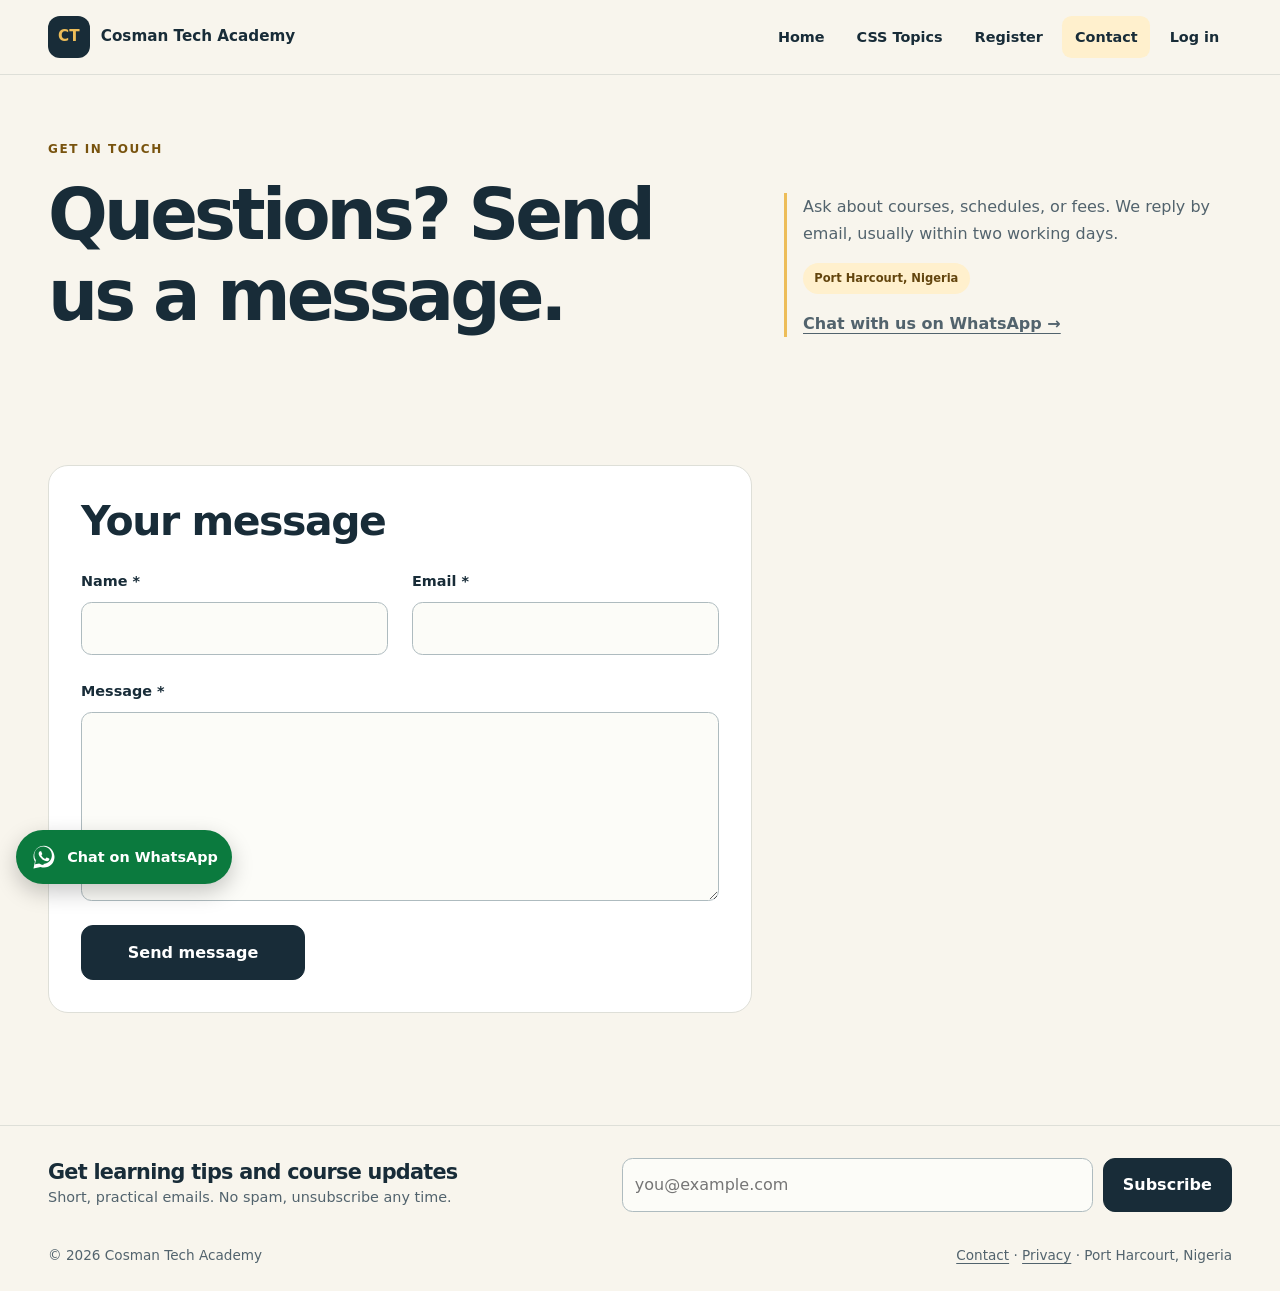
<file: contact.html>
<!DOCTYPE html>
<html lang="en">
<head>
  <meta charset="UTF-8">
  <meta name="viewport" content="width=device-width, initial-scale=1.0">
  <meta name="description" content="Send a message to Cosman Tech Academy in Port Harcourt.">
  <title>Contact | Cosman Tech Academy</title>
  <link rel="stylesheet" href="style.css">
</head>

<body>
  <a class="skip-link" href="#main">Skip to content</a>

  <header class="site-header">
    <nav class="container navbar" aria-label="Main navigation">
      <a class="brand" href="index.html">
        <span class="brand-mark">CT</span>
        <span>Cosman Tech Academy</span>
      </a>
      <ul class="nav-links">
        <li><a href="index.html">Home</a></li>
        <li><a href="topic.html">CSS Topics</a></li>
        <li><a href="register.html">Register</a></li>
        <li><a href="contact.html" aria-current="page">Contact</a></li>
        <li><a href="login.html" data-auth-link>Log in</a></li>
      </ul>
    </nav>
  </header>

  <main id="main" class="container">
    <section class="page-intro section">
      <div>
        <p class="eyebrow">Get in touch</p>
        <h1>Questions? Send us a message.</h1>
      </div>
      <div class="intro-note">
        <p>
          Ask about courses, schedules, or fees. We reply by email,
          usually within two working days.
        </p>
        <span class="badge">Port Harcourt, Nigeria</span>
        <p>
          <a class="text-link" data-whatsapp-link hidden>Chat with us on WhatsApp →</a>
        </p>
      </div>
    </section>

    <section class="section narrow-left" aria-labelledby="contact-title">
      <form id="contact-form" class="form-panel" novalidate>
        <h2 id="contact-title">Your message</h2>
        <div class="form-grid">
          <div class="field">
            <label for="contact-name">Name *</label>
            <input id="contact-name" name="name" type="text" autocomplete="name"
                   maxlength="120" required>
          </div>
          <div class="field">
            <label for="contact-email">Email *</label>
            <input id="contact-email" name="email" type="email" autocomplete="email"
                   maxlength="254" required>
          </div>
          <div class="field field-full">
            <label for="contact-message">Message *</label>
            <textarea id="contact-message" name="message" rows="6"
                      maxlength="4000" required></textarea>
          </div>
          <input class="honeypot" type="text" name="_gotcha" tabindex="-1"
                 autocomplete="off" aria-hidden="true">
        </div>
        <button class="button form-submit" id="contact-submit" type="submit">Send message</button>
        <p class="form-status" id="form-status" role="status" aria-live="polite" hidden></p>
      </form>
    </section>
  </main>

  <footer class="site-footer">
    <div class="container footer-newsletter">
      <div>
        <h2 class="footer-title">Get learning tips and course updates</h2>
        <p>Short, practical emails. No spam, unsubscribe any time.</p>
      </div>
      <form id="newsletter-form" novalidate>
        <label class="sr-only" for="newsletter-email">Email address</label>
        <div class="inline-form">
          <input id="newsletter-email" name="email" type="email"
                 autocomplete="email" placeholder="you@example.com" required>
          <input class="honeypot" type="text" name="_gotcha" tabindex="-1"
                 autocomplete="off" aria-hidden="true">
          <button class="button" type="submit">Subscribe</button>
        </div>
        <p class="form-status" role="status" aria-live="polite" hidden></p>
      </form>
    </div>
    <div class="container footer-inner">
      <p>© 2026 Cosman Tech Academy</p>
      <p>
        <a href="contact.html">Contact</a> ·
        <a href="privacy.html">Privacy</a> ·
        Port Harcourt, Nigeria
      </p>
    </div>
  </footer>

  <script src="js/config.js"></script>
  <script type="module" src="js/site.js"></script>
  <script type="module" src="js/contact.js"></script>
</body>
</html>
</file>
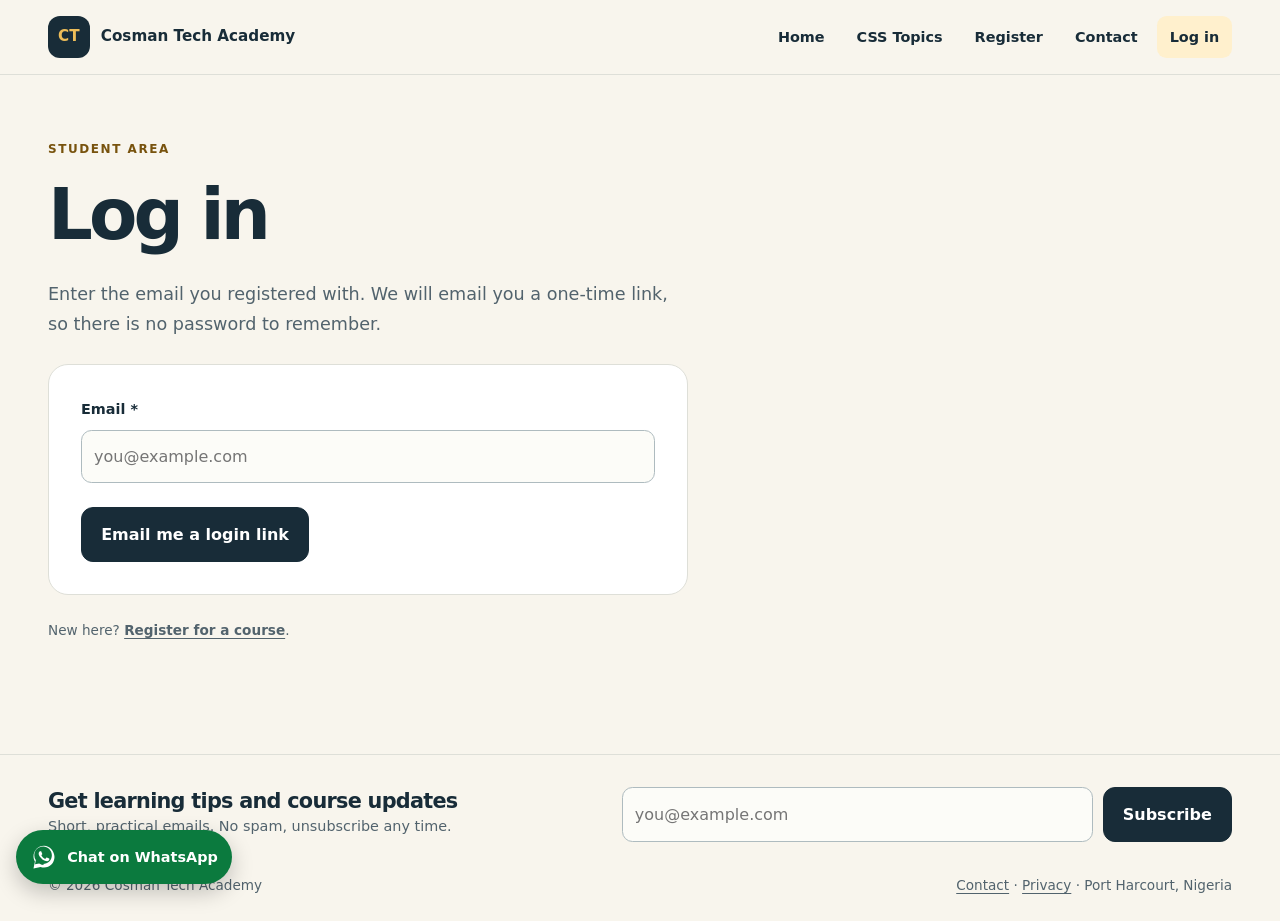
<file: dashboard.html>
<!DOCTYPE html>
<html lang="en">
<head>
  <meta charset="UTF-8">
  <meta name="viewport" content="width=device-width, initial-scale=1.0">
  <meta name="description" content="Your Cosman Tech Academy registrations.">
  <meta name="robots" content="noindex">
  <title>My courses | Cosman Tech Academy</title>
  <link rel="stylesheet" href="style.css">
</head>

<body>
  <a class="skip-link" href="#main">Skip to content</a>

  <header class="site-header">
    <nav class="container navbar" aria-label="Main navigation">
      <a class="brand" href="index.html">
        <span class="brand-mark">CT</span>
        <span>Cosman Tech Academy</span>
      </a>
      <ul class="nav-links">
        <li><a href="index.html">Home</a></li>
        <li><a href="topic.html">CSS Topics</a></li>
        <li><a href="register.html">Register</a></li>
        <li><a href="contact.html">Contact</a></li>
        <li><a href="login.html" data-auth-link aria-current="page">Log in</a></li>
      </ul>
    </nav>
  </header>

  <main id="main" class="container">
    <section class="section narrow">
      <p class="eyebrow">Student area</p>
      <h1>My courses</h1>

      <div id="dashboard" hidden>
        <p class="lead">Signed in as <strong id="who"></strong></p>
        <ul class="dash-list" id="registration-list"></ul>
        <div class="button-row">
          <a class="button" href="register.html#registration">Register for another course</a>
          <button class="button button-outline" id="logout" type="button">Log out</button>
        </div>
      </div>
      <p class="form-status is-info" id="dashboard-message" role="status" aria-live="polite" hidden></p>
      <noscript><p>This page needs JavaScript to load your courses.</p></noscript>
    </section>
  </main>

  <footer class="site-footer">
    <div class="container footer-newsletter">
      <div>
        <h2 class="footer-title">Get learning tips and course updates</h2>
        <p>Short, practical emails. No spam, unsubscribe any time.</p>
      </div>
      <form id="newsletter-form" novalidate>
        <label class="sr-only" for="newsletter-email">Email address</label>
        <div class="inline-form">
          <input id="newsletter-email" name="email" type="email"
                 autocomplete="email" placeholder="you@example.com" required>
          <input class="honeypot" type="text" name="_gotcha" tabindex="-1"
                 autocomplete="off" aria-hidden="true">
          <button class="button" type="submit">Subscribe</button>
        </div>
        <p class="form-status" role="status" aria-live="polite" hidden></p>
      </form>
    </div>
    <div class="container footer-inner">
      <p>© 2026 Cosman Tech Academy</p>
      <p>
        <a href="contact.html">Contact</a> ·
        <a href="privacy.html">Privacy</a> ·
        Port Harcourt, Nigeria
      </p>
    </div>
  </footer>

  <script src="js/config.js"></script>
  <script type="module" src="js/site.js"></script>
  <script type="module" src="js/dashboard.js"></script>
</body>
</html>
</file>
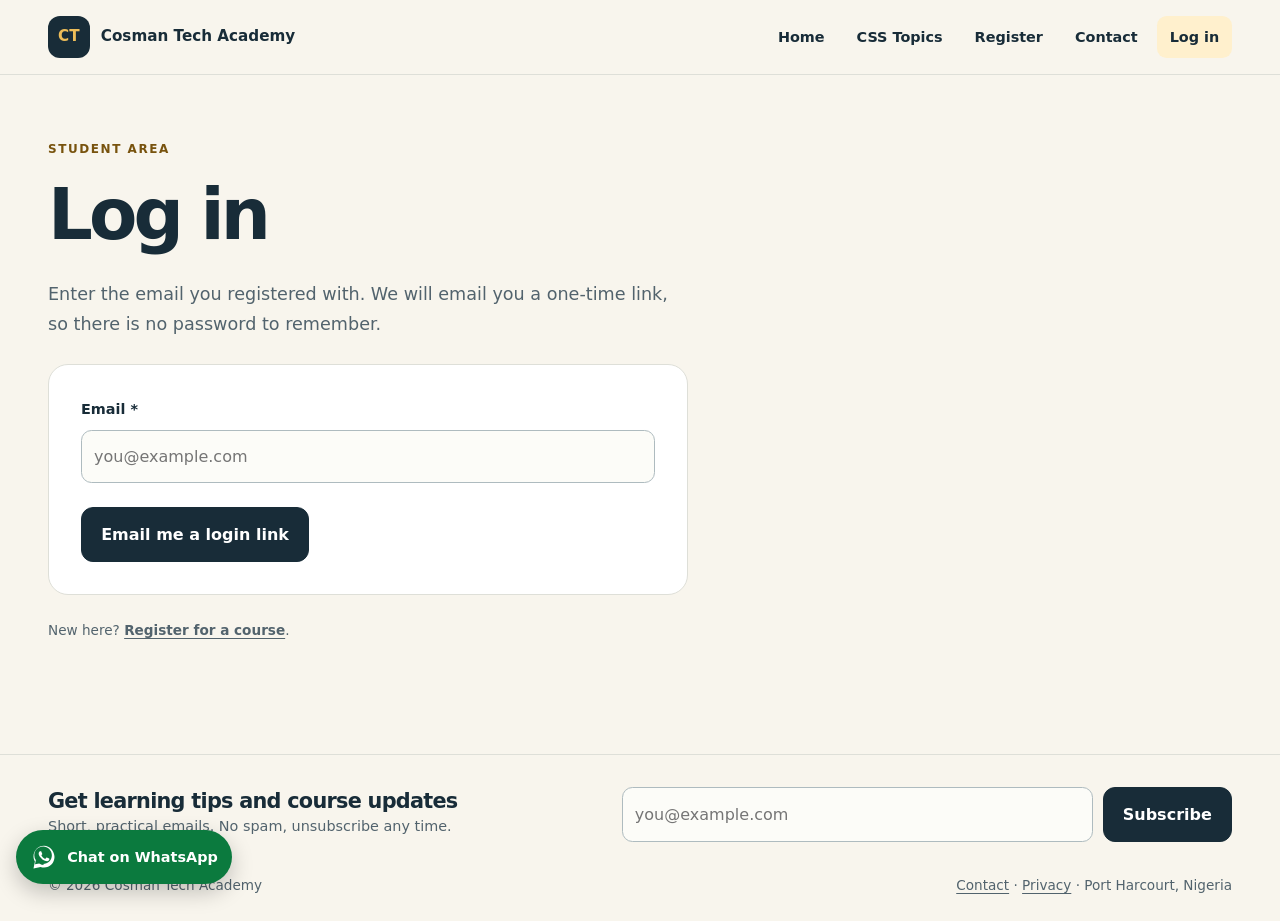
<file: login.html>
<!DOCTYPE html>
<html lang="en">
<head>
  <meta charset="UTF-8">
  <meta name="viewport" content="width=device-width, initial-scale=1.0">
  <meta name="description" content="Log in to see your Cosman Tech Academy registrations.">
  <meta name="robots" content="noindex">
  <title>Student login | Cosman Tech Academy</title>
  <link rel="stylesheet" href="style.css">
</head>

<body>
  <a class="skip-link" href="#main">Skip to content</a>

  <header class="site-header">
    <nav class="container navbar" aria-label="Main navigation">
      <a class="brand" href="index.html">
        <span class="brand-mark">CT</span>
        <span>Cosman Tech Academy</span>
      </a>
      <ul class="nav-links">
        <li><a href="index.html">Home</a></li>
        <li><a href="topic.html">CSS Topics</a></li>
        <li><a href="register.html">Register</a></li>
        <li><a href="contact.html">Contact</a></li>
        <li><a href="login.html" data-auth-link aria-current="page">Log in</a></li>
      </ul>
    </nav>
  </header>

  <main id="main" class="container">
    <section class="section narrow">
      <p class="eyebrow">Student area</p>
      <h1>Log in</h1>
      <p class="lead">
        Enter the email you registered with. We will email you a one-time link,
        so there is no password to remember.
      </p>

      <form id="login-form" class="form-panel auth-card" novalidate>
        <div class="field">
          <label for="login-email">Email *</label>
          <input id="login-email" name="email" type="email"
                 autocomplete="email" placeholder="you@example.com" required>
        </div>
        <input class="honeypot" type="text" name="_gotcha" tabindex="-1"
               autocomplete="off" aria-hidden="true">
        <div id="turnstile-box"></div>
        <button class="button form-submit" id="login-submit" type="submit">
          Email me a login link
        </button>
      </form>
      <p class="form-status" id="form-status" role="status" aria-live="polite" hidden></p>

      <p class="small-note" style="margin-top:1.5rem">
        New here? <a class="text-link-inline" href="register.html">Register for a course</a>.
      </p>
    </section>
  </main>

  <footer class="site-footer">
    <div class="container footer-newsletter">
      <div>
        <h2 class="footer-title">Get learning tips and course updates</h2>
        <p>Short, practical emails. No spam, unsubscribe any time.</p>
      </div>
      <form id="newsletter-form" novalidate>
        <label class="sr-only" for="newsletter-email">Email address</label>
        <div class="inline-form">
          <input id="newsletter-email" name="email" type="email"
                 autocomplete="email" placeholder="you@example.com" required>
          <input class="honeypot" type="text" name="_gotcha" tabindex="-1"
                 autocomplete="off" aria-hidden="true">
          <button class="button" type="submit">Subscribe</button>
        </div>
        <p class="form-status" role="status" aria-live="polite" hidden></p>
      </form>
    </div>
    <div class="container footer-inner">
      <p>© 2026 Cosman Tech Academy</p>
      <p>
        <a href="contact.html">Contact</a> ·
        <a href="privacy.html">Privacy</a> ·
        Port Harcourt, Nigeria
      </p>
    </div>
  </footer>

  <script src="js/config.js"></script>
  <script type="module" src="js/site.js"></script>
  <script type="module" src="js/login.js"></script>
</body>
</html>
</file>
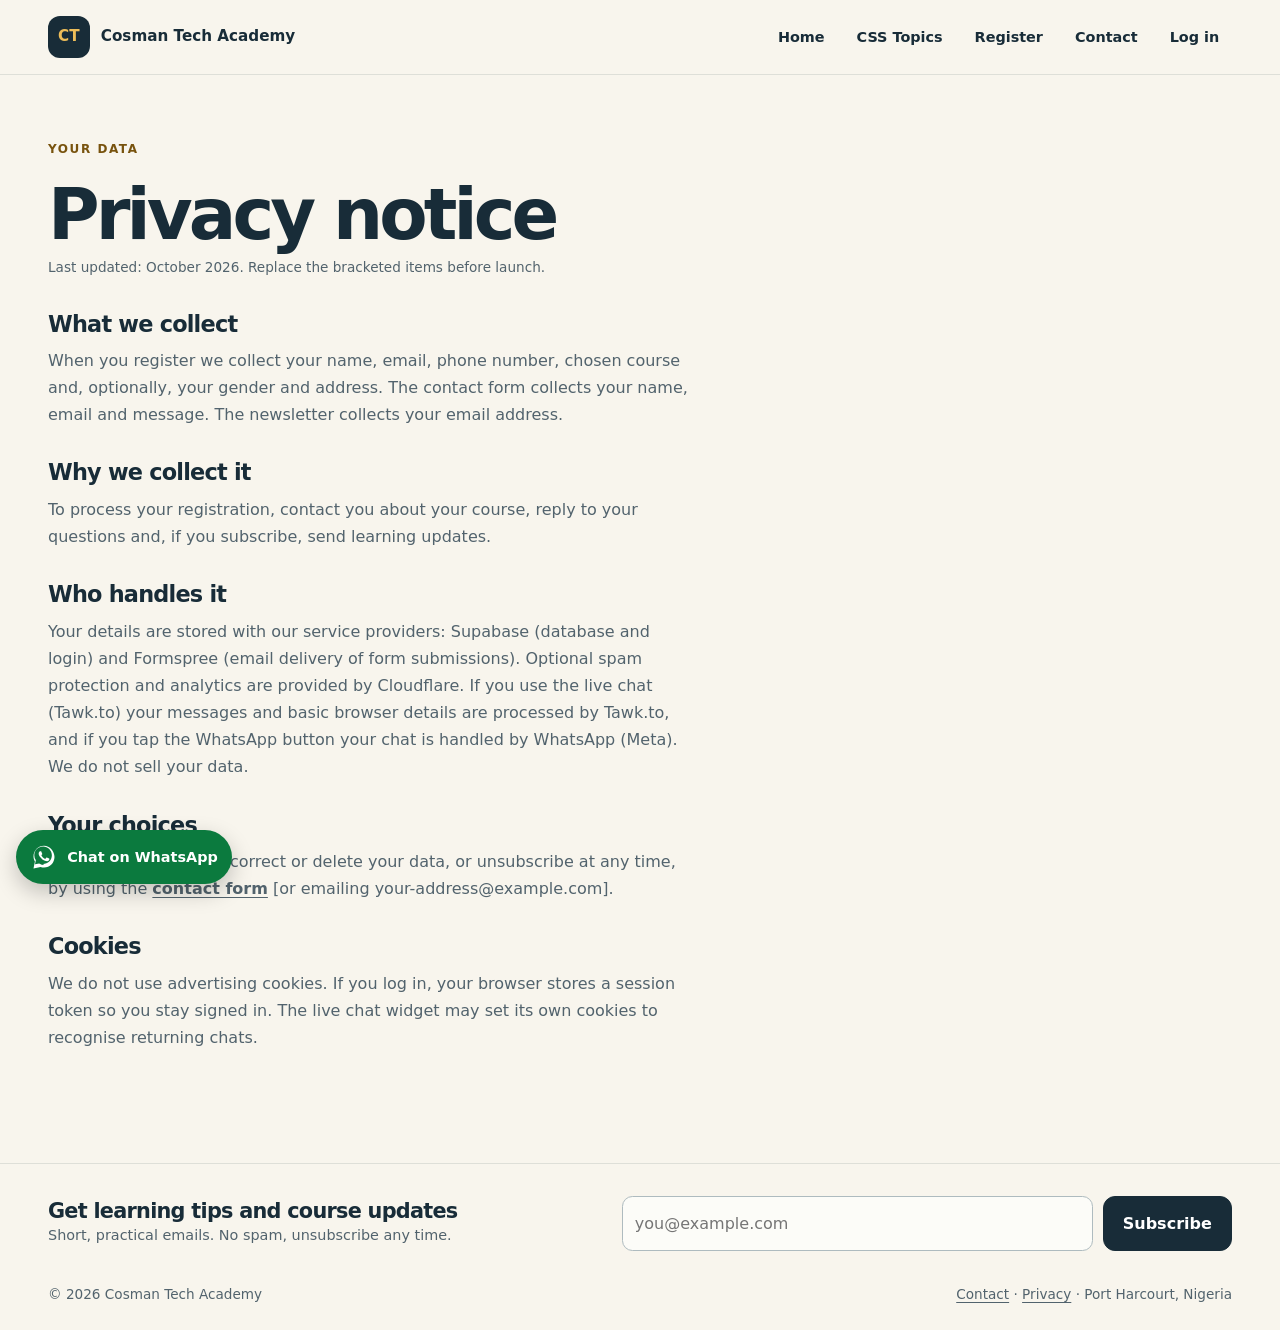
<file: privacy.html>
<!DOCTYPE html>
<html lang="en">
<head>
  <meta charset="UTF-8">
  <meta name="viewport" content="width=device-width, initial-scale=1.0">
  <meta name="description" content="How Cosman Tech Academy handles the details you submit.">
  <title>Privacy notice | Cosman Tech Academy</title>
  <link rel="stylesheet" href="style.css">
</head>

<body>
  <a class="skip-link" href="#main">Skip to content</a>

  <header class="site-header">
    <nav class="container navbar" aria-label="Main navigation">
      <a class="brand" href="index.html">
        <span class="brand-mark">CT</span>
        <span>Cosman Tech Academy</span>
      </a>
      <ul class="nav-links">
        <li><a href="index.html">Home</a></li>
        <li><a href="topic.html">CSS Topics</a></li>
        <li><a href="register.html">Register</a></li>
        <li><a href="contact.html">Contact</a></li>
        <li><a href="login.html" data-auth-link>Log in</a></li>
      </ul>
    </nav>
  </header>

  <main id="main" class="container">
    <section class="section narrow prose">
      <p class="eyebrow">Your data</p>
      <h1>Privacy notice</h1>
      <p class="small-note">Last updated: October 2026. Replace the bracketed items before launch.</p>

      <h2>What we collect</h2>
      <p>
        When you register we collect your name, email, phone number, chosen course
        and, optionally, your gender and address. The contact form collects your name,
        email and message. The newsletter collects your email address.
      </p>

      <h2>Why we collect it</h2>
      <p>
        To process your registration, contact you about your course, reply to your
        questions and, if you subscribe, send learning updates.
      </p>

      <h2>Who handles it</h2>
      <p>
        Your details are stored with our service providers: Supabase (database and
        login) and Formspree (email delivery of form submissions). Optional spam
        protection and analytics are provided by Cloudflare. If you use the live chat
        (Tawk.to) your messages and basic browser details are processed by Tawk.to, and
        if you tap the WhatsApp button your chat is handled by WhatsApp (Meta). We do not sell your data.
      </p>

      <h2>Your choices</h2>
      <p>
        You can ask us to see, correct or delete your data, or unsubscribe at any
        time, by using the <a class="text-link-inline" href="contact.html">contact form</a>
        [or emailing your-address@example.com].
      </p>

      <h2>Cookies</h2>
      <p>
        We do not use advertising cookies. If you log in, your browser stores a
        session token so you stay signed in. The live chat widget may set its own cookies to
        recognise returning chats.
      </p>
    </section>
  </main>

  <footer class="site-footer">
    <div class="container footer-newsletter">
      <div>
        <h2 class="footer-title">Get learning tips and course updates</h2>
        <p>Short, practical emails. No spam, unsubscribe any time.</p>
      </div>
      <form id="newsletter-form" novalidate>
        <label class="sr-only" for="newsletter-email">Email address</label>
        <div class="inline-form">
          <input id="newsletter-email" name="email" type="email"
                 autocomplete="email" placeholder="you@example.com" required>
          <input class="honeypot" type="text" name="_gotcha" tabindex="-1"
                 autocomplete="off" aria-hidden="true">
          <button class="button" type="submit">Subscribe</button>
        </div>
        <p class="form-status" role="status" aria-live="polite" hidden></p>
      </form>
    </div>
    <div class="container footer-inner">
      <p>© 2026 Cosman Tech Academy</p>
      <p>
        <a href="contact.html">Contact</a> ·
        <a href="privacy.html">Privacy</a> ·
        Port Harcourt, Nigeria
      </p>
    </div>
  </footer>

  <script src="js/config.js"></script>
  <script type="module" src="js/site.js"></script>
</body>
</html>
</file>
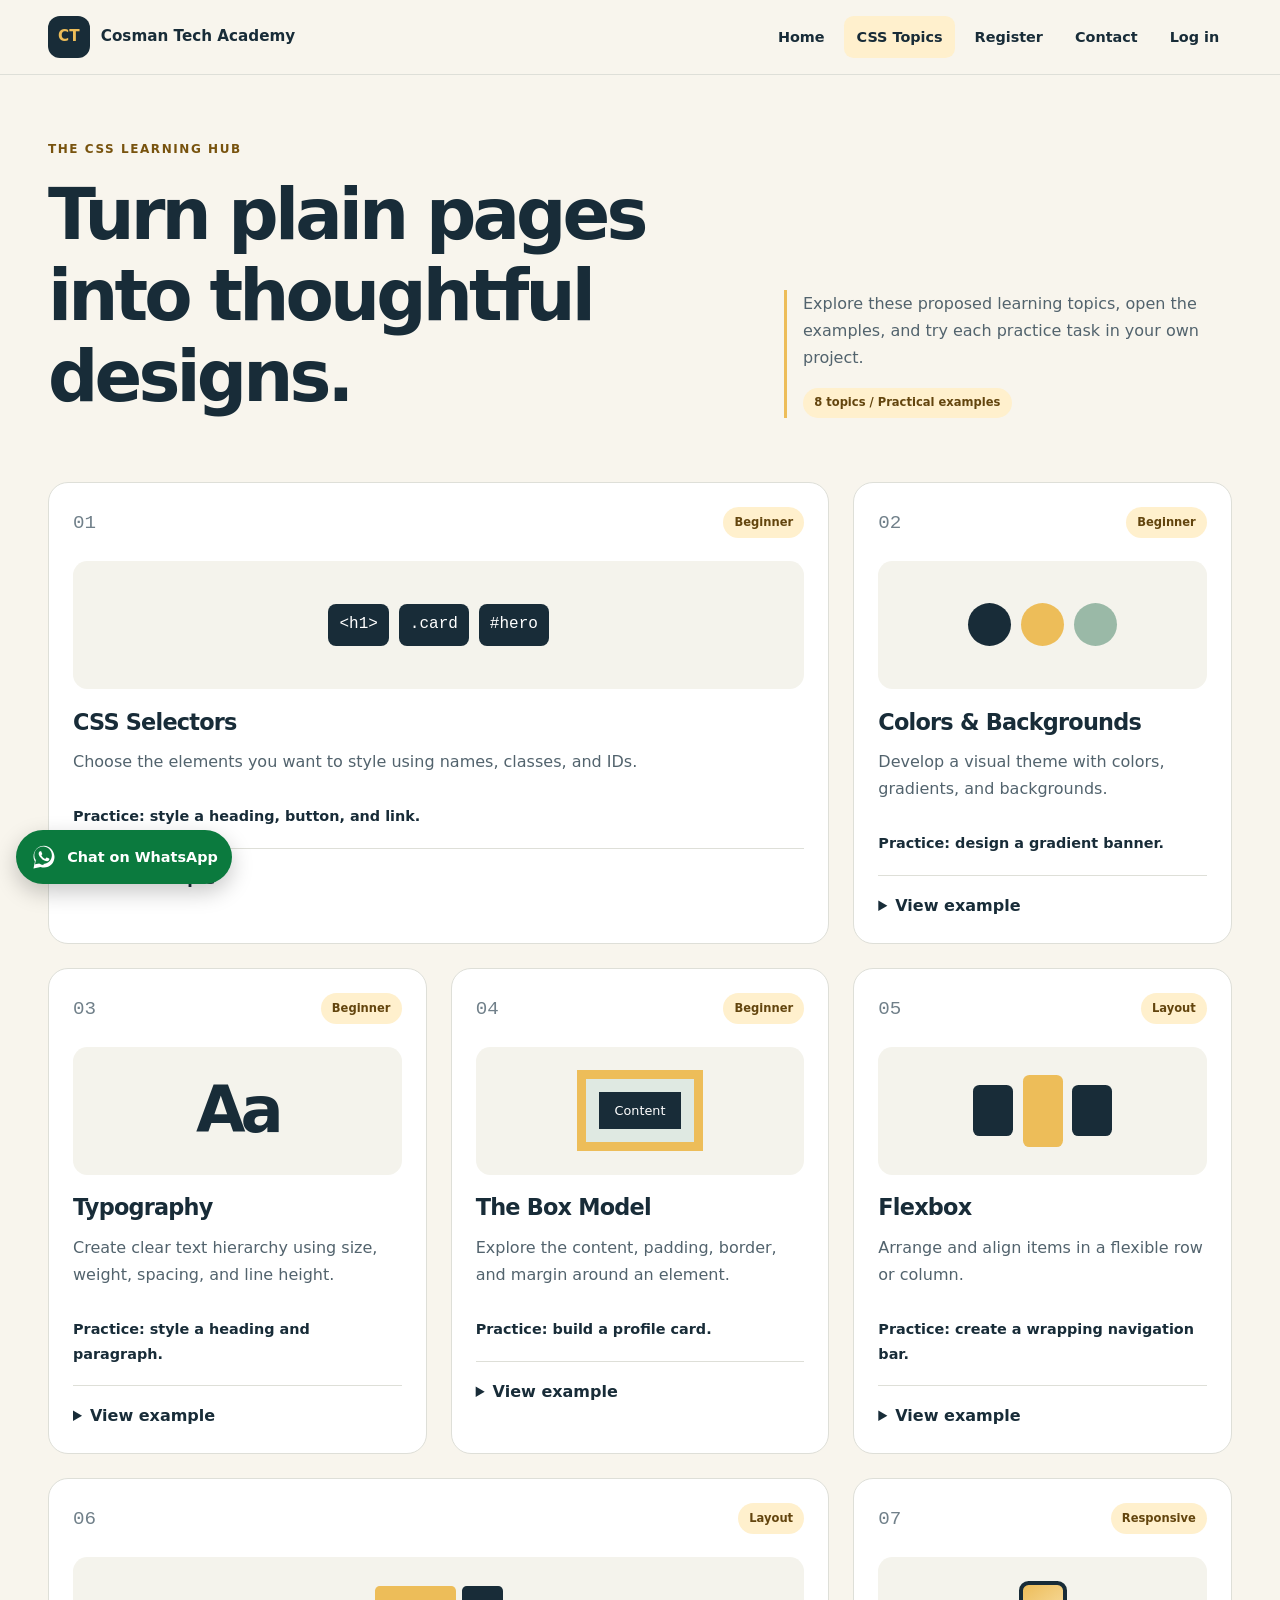
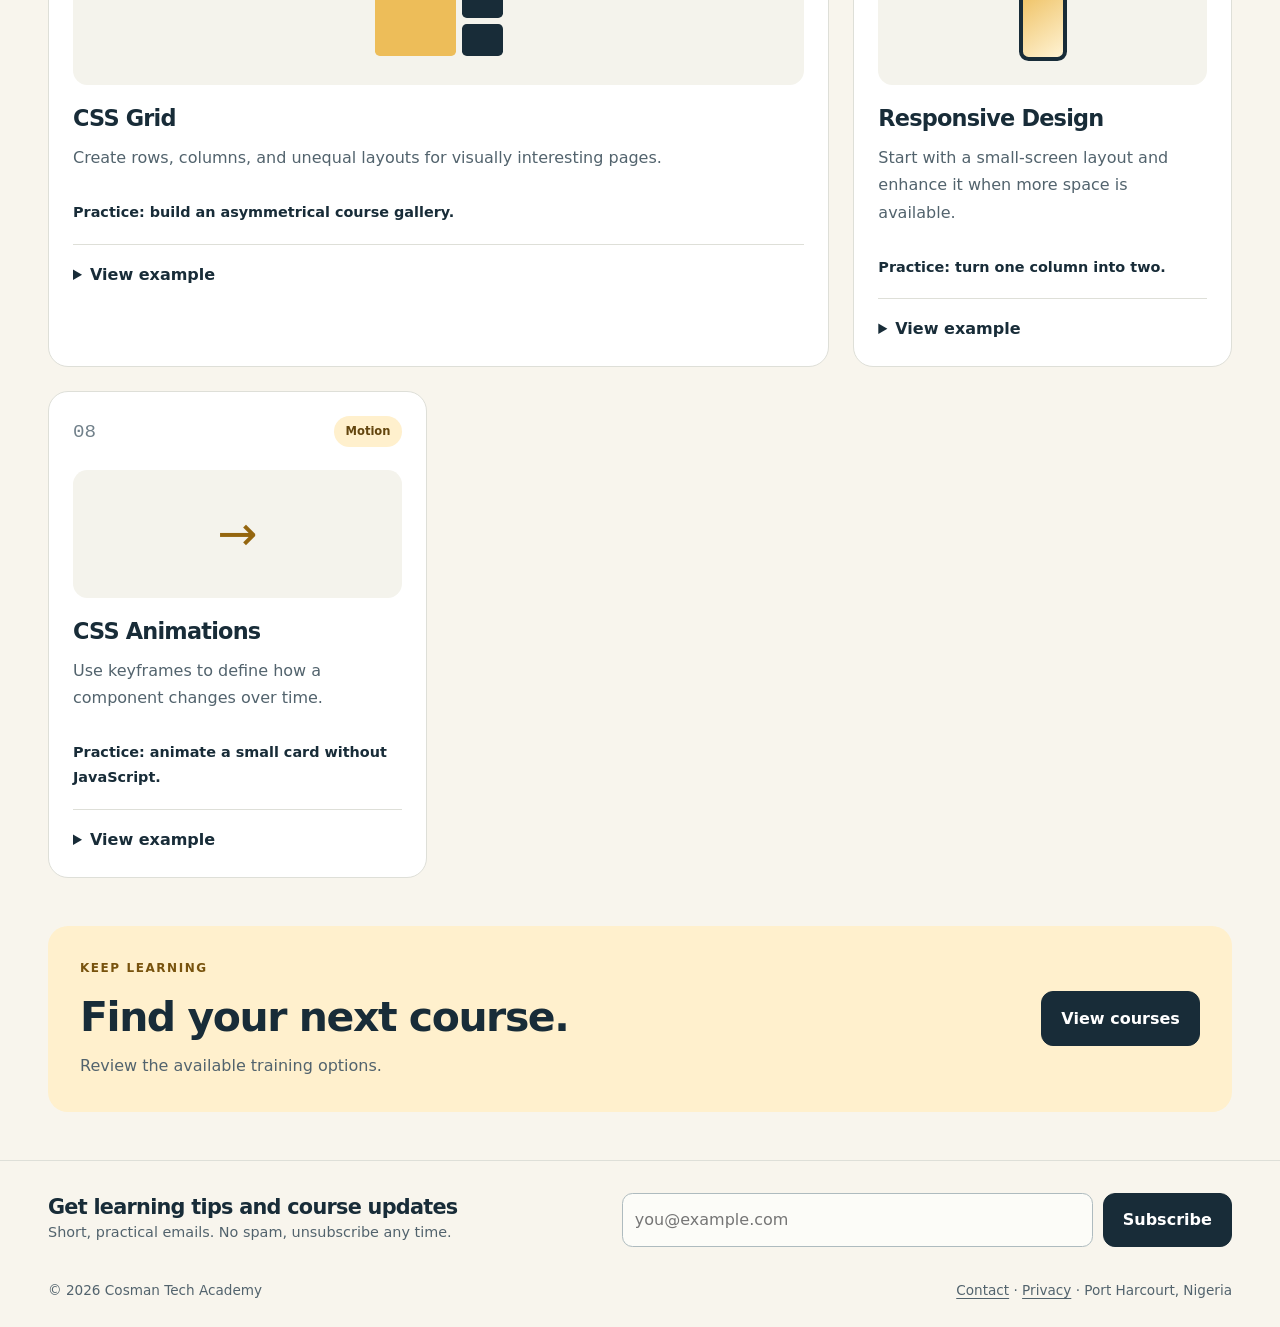
<file: topic.html>
<!DOCTYPE html>
<html lang="en">
<head>
  <meta charset="UTF-8">
  <meta name="viewport" content="width=device-width, initial-scale=1.0">
  <meta name="description"
        content="Explore CSS topics, examples, and practical learning tasks.">
  <title>CSS Topics | Cosman Tech Academy</title>
  <link rel="stylesheet" href="style.css">
</head>

<body>
  <a class="skip-link" href="#main">Skip to content</a>

  <header class="site-header">
    <nav class="container navbar" aria-label="Main navigation">
      <a class="brand" href="index.html">
        <span class="brand-mark">CT</span>
        <span>Cosman Tech Academy</span>
      </a>
      <ul class="nav-links">
        <li><a href="index.html">Home</a></li>
        <li><a href="topic.html" aria-current="page">CSS Topics</a></li>
        <li><a href="register.html">Register</a></li>
        <li><a href="contact.html">Contact</a></li>
        <li><a href="login.html" data-auth-link>Log in</a></li>
      </ul>
    </nav>
  </header>

  <main id="main" class="container">
    <section class="page-intro section">
      <div>
        <p class="eyebrow">The CSS learning hub</p>
        <h1>Turn plain pages into thoughtful designs.</h1>
      </div>
      <div class="intro-note">
        <p>
          Explore these proposed learning topics, open the examples,
          and try each practice task in your own project.
        </p>
        <span class="badge">8 topics / Practical examples</span>
      </div>
    </section>

    <section class="topics-grid" aria-label="CSS topic cards">
      <article class="topic-card topic-feature">
        <div class="card-top">
          <span class="topic-number">01</span>
          <span class="badge">Beginner</span>
        </div>
        <div class="topic-visual selector-visual" aria-hidden="true">
          <span>&lt;h1&gt;</span>
          <span>.card</span>
          <span>#hero</span>
        </div>
        <h2>CSS Selectors</h2>
        <p>Choose the elements you want to style using names, classes, and IDs.</p>
        <p class="practice">Practice: style a heading, button, and link.</p>
        <details>
          <summary>View example</summary>
          <pre><code>h1 {
  color: navy;
}

.card {
  padding: 1.5rem;
}

#hero {
  background: cream;
}</code></pre>
          <p class="small-note">
            Replace “cream” with a valid color such as #f8f5ed.
          </p>
        </details>
      </article>

      <article class="topic-card">
        <div class="card-top">
          <span class="topic-number">02</span>
          <span class="badge">Beginner</span>
        </div>
        <div class="topic-visual color-visual" aria-hidden="true">
          <span></span><span></span><span></span>
        </div>
        <h2>Colors &amp; Backgrounds</h2>
        <p>Develop a visual theme with colors, gradients, and backgrounds.</p>
        <p class="practice">Practice: design a gradient banner.</p>
        <details>
          <summary>View example</summary>
          <pre><code>.banner {
  color: #182c38;
  background: linear-gradient(
    135deg,
    #f0c76b,
    #fff3d4
  );
}</code></pre>
        </details>
      </article>

      <article class="topic-card">
        <div class="card-top">
          <span class="topic-number">03</span>
          <span class="badge">Beginner</span>
        </div>
        <div class="topic-visual type-visual" aria-hidden="true">Aa</div>
        <h2>Typography</h2>
        <p>Create clear text hierarchy using size, weight, spacing, and line height.</p>
        <p class="practice">Practice: style a heading and paragraph.</p>
        <details>
          <summary>View example</summary>
          <pre><code>h1 {
  font-size: clamp(2rem, 5vw, 4rem);
  line-height: 1.1;
}

p {
  line-height: 1.7;
}</code></pre>
        </details>
      </article>

      <article class="topic-card">
        <div class="card-top">
          <span class="topic-number">04</span>
          <span class="badge">Beginner</span>
        </div>
        <div class="topic-visual" aria-hidden="true">
          <div class="box-visual"><span>Content</span></div>
        </div>
        <h2>The Box Model</h2>
        <p>Explore the content, padding, border, and margin around an element.</p>
        <p class="practice">Practice: build a profile card.</p>
        <details>
          <summary>View example</summary>
          <pre><code>.profile {
  padding: 1.5rem;
  border: 2px solid #182c38;
  margin: 1rem;
  border-radius: 1rem;
}</code></pre>
        </details>
      </article>

      <article class="topic-card" id="flexbox">
        <div class="card-top">
          <span class="topic-number">05</span>
          <span class="badge">Layout</span>
        </div>
        <div class="topic-visual flex-visual" aria-hidden="true">
          <span></span><span></span><span></span>
        </div>
        <h2>Flexbox</h2>
        <p>Arrange and align items in a flexible row or column.</p>
        <p class="practice">Practice: create a wrapping navigation bar.</p>
        <details>
          <summary>View example</summary>
          <pre><code>.navigation {
  display: flex;
  flex-wrap: wrap;
  align-items: center;
  gap: 1rem;
}</code></pre>
        </details>
      </article>

      <article class="topic-card topic-feature" id="grid">
        <div class="card-top">
          <span class="topic-number">06</span>
          <span class="badge">Layout</span>
        </div>
        <div class="topic-visual" aria-hidden="true">
          <div class="grid-visual">
            <span></span><span></span><span></span>
          </div>
        </div>
        <h2>CSS Grid</h2>
        <p>Create rows, columns, and unequal layouts for visually interesting pages.</p>
        <p class="practice">Practice: build an asymmetrical course gallery.</p>
        <details>
          <summary>View example</summary>
          <pre><code>.layout {
  display: grid;
  grid-template-columns:
    minmax(0, 2fr)
    minmax(0, 1fr);
  gap: 1.5rem;
}</code></pre>
        </details>
      </article>

      <article class="topic-card">
        <div class="card-top">
          <span class="topic-number">07</span>
          <span class="badge">Responsive</span>
        </div>
        <div class="topic-visual" aria-hidden="true">
          <div class="device-visual"></div>
        </div>
        <h2>Responsive Design</h2>
        <p>Start with a small-screen layout and enhance it when more space is available.</p>
        <p class="practice">Practice: turn one column into two.</p>
        <details>
          <summary>View example</summary>
          <pre><code>.layout {
  display: grid;
  gap: 1rem;
}

@media (min-width: 40rem) {
  .layout {
    grid-template-columns:
      repeat(2, minmax(0, 1fr));
  }
}</code></pre>
        </details>
      </article>

      <article class="topic-card" id="animations">
        <div class="card-top">
          <span class="topic-number">08</span>
          <span class="badge">Motion</span>
        </div>
        <div class="topic-visual animation-visual" aria-hidden="true">
          <span>→</span>
        </div>
        <h2>CSS Animations</h2>
        <p>Use keyframes to define how a component changes over time.</p>
        <p class="practice">Practice: animate a small card without JavaScript.</p>
        <details>
          <summary>View example</summary>
          <pre><code>@keyframes slide {
  from { transform: translateX(0); }
  to { transform: translateX(2rem); }
}

.demo {
  animation: slide 2s ease-in-out
    infinite alternate;
}</code></pre>
        </details>
      </article>
    </section>

    <section class="cta-panel">
      <div>
        <p class="eyebrow">Keep learning</p>
        <h2>Find your next course.</h2>
        <p>Review the available training options.</p>
      </div>
      <a class="button" href="register.html">View courses</a>
    </section>
  </main>

  <footer class="site-footer">
    <div class="container footer-newsletter">
      <div>
        <h2 class="footer-title">Get learning tips and course updates</h2>
        <p>Short, practical emails. No spam, unsubscribe any time.</p>
      </div>
      <form id="newsletter-form" novalidate>
        <label class="sr-only" for="newsletter-email">Email address</label>
        <div class="inline-form">
          <input id="newsletter-email" name="email" type="email"
                 autocomplete="email" placeholder="you@example.com" required>
          <input class="honeypot" type="text" name="_gotcha" tabindex="-1"
                 autocomplete="off" aria-hidden="true">
          <button class="button" type="submit">Subscribe</button>
        </div>
        <p class="form-status" role="status" aria-live="polite" hidden></p>
      </form>
    </div>
    <div class="container footer-inner">
      <p>© 2026 Cosman Tech Academy</p>
      <p>
        <a href="contact.html">Contact</a> ·
        <a href="privacy.html">Privacy</a> ·
        Port Harcourt, Nigeria
      </p>
    </div>
  </footer>

  <script src="js/config.js"></script>
  <script type="module" src="js/site.js"></script>
</body>
</html>
</file>
<file: style.css>
/* ==================================================
   COSMAN TECH ACADEMY
   Mobile-first static website (HTML/CSS + small JS modules)
   ================================================== */

:root {
  --cream: #f8f5ed;
  --white: #ffffff;
  --navy: #182c38;
  --muted: #52636d;
  --gold: #edbd59;
  --gold-light: #fff0cd;
  --border: #dedfd8;
  --radius: 1.25rem;
  --shadow: 0 14px 35px rgb(24 44 56 / 8%);
  --page-width: 74rem;
  --gallery-gap: 1.25rem;
}

/* Reset and foundations */

*,
*::before,
*::after {
  box-sizing: border-box;
}

html {
  scroll-behavior: smooth;
  scroll-padding-top: 2rem;
}

body {
  margin: 0;
  background: var(--cream);
  color: var(--navy);
  font-family: system-ui, -apple-system, BlinkMacSystemFont,
    "Segoe UI", sans-serif;
  line-height: 1.7;
}

h1,
h2,
h3,
p,
figure,
pre {
  margin: 0;
}

h1,
h2,
h3 {
  line-height: 1.15;
  overflow-wrap: break-word;
}

h1 {
  font-size: clamp(2.2rem, 5.5vw, 4.6rem);
  letter-spacing: -0.055em;
}

h2 {
  font-size: clamp(1.65rem, 3.2vw, 2.8rem);
  letter-spacing: -0.035em;
}

h3 {
  font-size: 1.25rem;
}

p {
  color: var(--muted);
}

p + p {
  margin-top: 1rem;
}

a {
  color: inherit;
  text-decoration: none;
}

img {
  display: block;
  max-width: 100%;
}

button,
input,
select,
textarea {
  font: inherit;
}

button,
a,
input,
select,
textarea,
summary,
[tabindex] {
  -webkit-tap-highlight-color: transparent;
}

:focus-visible {
  outline: 3px solid #916000;
  outline-offset: 5px;
}

::selection {
  background: var(--gold);
  color: var(--navy);
}

.container {
  width: min(calc(100% - 2rem), var(--page-width));
  margin-inline: auto;
}

.section {
  padding-block: 3rem;
}

.eyebrow {
  margin-bottom: 1rem;
  color: #78530e;
  font-size: 0.75rem;
  font-weight: 800;
  letter-spacing: 0.13em;
  text-transform: uppercase;
}

.lead {
  margin-top: 1.5rem;
  font-size: 1.1rem;
}

.small-note {
  font-size: 0.85rem;
}

.badge {
  display: inline-flex;
  align-self: flex-start;
  width: fit-content;
  padding: 0.35rem 0.7rem;
  border-radius: 999px;
  background: var(--gold-light);
  color: #63450e;
  font-size: 0.72rem;
  font-weight: 750;
}

.text-link {
  display: inline-block;
  margin-top: 1rem;
  font-weight: 750;
  text-decoration: underline;
  text-underline-offset: 0.25rem;
}

.skip-link {
  position: absolute;
  top: 0.75rem;
  left: 1rem;
  z-index: 100;
  padding: 0.75rem 1rem;
  border-radius: 0.5rem;
  background: var(--navy);
  color: var(--white);
  transform: translateY(-200%);
}

.skip-link:focus {
  transform: translateY(0);
}

/* Navigation: visible without JavaScript */

.site-header {
  border-bottom: 1px solid var(--border);
  background: var(--cream);
}

.navbar {
  display: flex;
  flex-wrap: wrap;
  align-items: center;
  justify-content: space-between;
  gap: 1rem;
  padding-block: 1rem;
}

.brand {
  display: flex;
  align-items: center;
  gap: 0.7rem;
  font-size: 0.95rem;
  font-weight: 800;
}

.brand-mark {
  display: grid;
  flex-shrink: 0;
  place-items: center;
  width: 2.6rem;
  height: 2.6rem;
  border-radius: 0.75rem;
  background: var(--navy);
  color: var(--gold);
}

.nav-links {
  display: flex;
  flex-wrap: wrap;
  width: 100%;
  gap: 0.4rem;
  margin: 0;
  padding: 0;
  list-style: none;
}

.nav-links a {
  display: block;
  padding: 0.55rem 0.8rem;
  border-radius: 0.6rem;
  font-size: 0.9rem;
  font-weight: 650;
  transition: background-color 180ms ease;
}

.nav-links a:hover,
.nav-links a[aria-current="page"] {
  background: var(--gold-light);
}

/* Buttons */

.button-row {
  display: flex;
  flex-wrap: wrap;
  gap: 0.8rem;
  margin-block: 1.8rem;
}

.button {
  display: inline-flex;
  justify-content: center;
  align-items: center;
  min-height: 3rem;
  padding: 0.8rem 1.2rem;
  border: 1px solid var(--navy);
  border-radius: 0.75rem;
  background: var(--navy);
  color: var(--white);
  font-weight: 700;
  text-align: center;
  transition: transform 180ms ease, background-color 180ms ease;
}

.button:hover {
  background: #294757;
  transform: translateY(-2px);
}

.button-outline {
  background: transparent;
  color: var(--navy);
}

.button-outline:hover {
  background: var(--gold-light);
}

/* Mobile-first Grid layouts */

.hero,
.about-grid,
.page-intro,
.activities-grid,
.registration-layout,
.preview-grid,
.topics-grid,
.course-grid,
.form-grid {
  display: grid;
  grid-template-columns: minmax(0, 1fr);
  gap: 1.5rem;
}

.hero > *,
.about-grid > *,
.page-intro > *,
.registration-layout > *,
.topics-grid > *,
.course-grid > * {
  min-width: 0;
}

.hero {
  align-items: center;
}

.hero-visual {
  display: grid;
  gap: 1rem;
}

.hero-image h2 {
  font-size: 1.3rem;
}

/* Flexbox image-card components */

.image-card {
  display: flex;
  flex-direction: column;
  min-width: 0;
  overflow: hidden;
  border: 1px solid var(--border);
  border-radius: var(--radius);
  background: var(--white);
  box-shadow: var(--shadow);
}

.image-card img {
  width: 100%;
  height: auto;
  aspect-ratio: 4 / 3;
  object-fit: cover;
  background: #e5e8e5;
}

.image-card figcaption {
  display: flex;
  flex-direction: column;
  flex: 1;
  gap: 0.7rem;
  padding: 1.3rem;
}

.image-card figcaption p {
  font-size: 0.9rem;
}

/* Code window */

.code-card {
  min-width: 0;
  padding: 1.3rem;
  border-radius: 1rem;
  background: var(--navy);
  color: var(--gold-light);
  box-shadow: var(--shadow);
}

.code-dots {
  display: flex;
  gap: 0.4rem;
  margin-bottom: 1rem;
}

.code-dots span {
  width: 0.6rem;
  height: 0.6rem;
  border-radius: 50%;
  background: var(--gold);
}

.code-dots span:nth-child(2) {
  opacity: 0.65;
}

.code-dots span:nth-child(3) {
  opacity: 0.35;
}

pre {
  max-width: 100%;
  overflow-x: auto;
  font-size: 0.85rem;
  line-height: 1.7;
}

code {
  font-family: Consolas, "Courier New", monospace;
}

/* Continuous CSS-only rolling gallery */

.gallery-section {
  background: #efeee6;
}

.section-heading {
  margin-bottom: 1.5rem;
}

.section-heading h2 + p {
  margin-top: 0.9rem;
  max-width: 42rem;
}

.motion-section {
  padding-top: 0.5rem;
}

.motion-toggle {
  width: 1.15rem;
  height: 1.15rem;
  margin-left: max(1rem, calc((100% - var(--page-width)) / 2));
  accent-color: var(--navy);
  vertical-align: middle;
}

.motion-label {
  margin-left: 0.4rem;
  font-size: 0.9rem;
  font-weight: 650;
  cursor: pointer;
}

.carousel {
  overflow: hidden;
  margin-top: 1rem;
  padding-block: 1rem 1.7rem;
}

.carousel-track {
  display: flex;
  width: max-content;
  animation: roll-cards 40s linear infinite;
}

.carousel-group {
  display: flex;
  flex: 0 0 auto;
  align-items: stretch;
  gap: var(--gallery-gap);
  padding-right: var(--gallery-gap);
}

.rolling-card {
  flex: 0 0 auto;
  width: clamp(15rem, 78vw, 21rem);
}

.rolling-card h3 {
  font-size: 1.15rem;
}

@keyframes roll-cards {
  from {
    transform: translateX(0);
  }

  to {
    transform: translateX(-50%);
  }
}

.motion-toggle:checked ~ .carousel .carousel-track,
.carousel:hover .carousel-track,
.carousel:focus-within .carousel-track {
  animation-play-state: paused;
}

.reduced-motion-note {
  display: none;
}

/* Home sections */

.accent-panel {
  display: grid;
  align-content: center;
  min-height: 17rem;
  padding: 2rem;
  border-radius: var(--radius);
  background: var(--gold);
}

.large-mark {
  font-family: Consolas, monospace;
  font-size: 4rem;
  line-height: 1.1;
}

.accent-panel p {
  margin-top: 1rem;
  color: var(--navy);
  font-size: 1.3rem;
  font-weight: 700;
}

.about-grid h2 + p {
  margin-top: 1rem;
}

.learning-path {
  margin: 1.5rem 0 0;
  padding-left: 1.5rem;
}

.learning-path li {
  padding-block: 0.35rem;
}

.panel,
.topic-card,
.course-card,
.form-panel {
  padding: 1.5rem;
  border: 1px solid var(--border);
  border-radius: var(--radius);
  background: var(--white);
}

.panel h3 {
  margin-block: 1rem 0.75rem;
}

.preview-feature {
  background: var(--navy);
  color: var(--white);
}

.preview-feature p {
  color: #d4dfe5;
}

.activity-list {
  margin: 0;
  padding-left: 1.2rem;
}

.activity-list li {
  padding-block: 0.45rem;
}

.activity-list li::marker {
  color: #966713;
}

.cta-panel {
  display: flex;
  flex-wrap: wrap;
  align-items: center;
  justify-content: space-between;
  gap: 1.5rem;
  margin-block: 3rem;
  padding: 2rem;
  border-radius: var(--radius);
  background: var(--gold-light);
}

.cta-panel h2 + p {
  margin-top: 0.7rem;
}

/* Topic page */

.page-intro {
  align-items: end;
}

.intro-note {
  padding-left: 1rem;
  border-left: 3px solid var(--gold);
}

.intro-note .badge {
  margin-top: 1rem;
}

.topic-card {
  scroll-margin-top: 2rem;
  transition: transform 180ms ease, box-shadow 180ms ease;
}

.topic-card:hover,
.topic-card:focus-within {
  transform: translateY(-4px);
  box-shadow: var(--shadow);
}

.card-top {
  display: flex;
  justify-content: space-between;
  align-items: center;
  gap: 1rem;
}

.topic-number {
  color: #71808a;
  font-family: Consolas, monospace;
  font-size: 1.2rem;
}

.topic-card h2 {
  margin-bottom: 0.8rem;
  font-size: 1.4rem;
}

.practice {
  padding-top: 0.8rem;
  color: var(--navy);
  font-size: 0.9rem;
  font-weight: 650;
}

.topic-visual {
  display: flex;
  align-items: center;
  justify-content: center;
  gap: 0.6rem;
  min-height: 8rem;
  margin-block: 1.3rem;
  border-radius: 0.9rem;
  background: #f4f3ec;
}

.selector-visual {
  flex-wrap: wrap;
}

.selector-visual span {
  padding: 0.45rem 0.7rem;
  border-radius: 0.5rem;
  background: var(--navy);
  color: var(--white);
  font-family: Consolas, monospace;
}

.color-visual span {
  width: 2.7rem;
  height: 2.7rem;
  border-radius: 50%;
  background: var(--navy);
}

.color-visual span:nth-child(2) {
  background: var(--gold);
}

.color-visual span:nth-child(3) {
  background: #9ab9a7;
}

.type-visual {
  font-size: 4rem;
  font-weight: 800;
  letter-spacing: -0.08em;
}

.box-visual {
  padding: 0.8rem;
  border: 0.6rem solid var(--gold);
  background: #dfe9e2;
}

.box-visual span {
  display: block;
  padding: 0.5rem 1rem;
  background: var(--navy);
  color: var(--white);
  font-size: 0.8rem;
}

.flex-visual span {
  width: 2.5rem;
  height: 3.2rem;
  border-radius: 0.4rem;
  background: var(--navy);
}

.flex-visual span:nth-child(2) {
  height: 4.5rem;
  background: var(--gold);
}

.grid-visual {
  display: grid;
  grid-template-columns: 2fr 1fr;
  gap: 0.4rem;
  width: 8rem;
}

.grid-visual span {
  min-height: 2rem;
  border-radius: 0.3rem;
  background: var(--navy);
}

.grid-visual span:first-child {
  grid-row: span 2;
  background: var(--gold);
}

.device-visual {
  width: 3rem;
  height: 5rem;
  border: 0.3rem solid var(--navy);
  border-radius: 0.6rem;
  background: linear-gradient(145deg, var(--gold), #fff3d4);
}

.animation-visual span {
  font-size: 3rem;
  color: #94660f;
}

details {
  margin-top: 1.2rem;
  padding-top: 1rem;
  border-top: 1px solid var(--border);
}

summary {
  width: fit-content;
  font-weight: 750;
  cursor: pointer;
}

details pre {
  margin-top: 1rem;
  padding: 1rem;
  border-radius: 0.7rem;
  background: var(--navy);
  color: var(--gold-light);
}

details .small-note {
  margin-top: 0.8rem;
}

/* Course cards */

.course-card {
  display: flex;
  flex-direction: column;
}

.course-card h3 {
  margin-block: 1rem 0.7rem;
}

.course-card dl {
  margin-block: 1rem;
}

.course-card dl div {
  margin-bottom: 0.6rem;
}

.course-card dt {
  color: var(--muted);
  font-size: 0.8rem;
}

.course-card dd {
  margin: 0;
  font-size: 0.9rem;
  font-weight: 650;
}

.course-price {
  margin-top: auto;
  padding-top: 1rem;
  color: var(--navy);
  font-size: 1.7rem;
  font-weight: 800;
}

.course-feature {
  background: var(--gold-light);
}

/* Registration form */

.registration-layout {
  align-items: start;
}

.form-panel h2 {
  margin-bottom: 1rem;
}

.form-grid {
  margin-top: 1.5rem;
}

.field {
  min-width: 0;
}

.field label,
.field legend {
  display: block;
  margin-bottom: 0.5rem;
  font-size: 0.9rem;
  font-weight: 700;
}

.field input:not([type="radio"]),
.field select,
.field textarea {
  display: block;
  width: 100%;
  min-height: 3rem;
  padding: 0.75rem;
  border: 1px solid #aebbbf;
  border-radius: 0.65rem;
  background: #fcfcf8;
  color: var(--navy);
}

.field textarea {
  resize: vertical;
}

.field input:not([type="radio"]):focus,
.field select:focus,
.field textarea:focus {
  border-color: #94660f;
}

fieldset.field {
  margin: 0;
  padding: 0;
  border: 0;
}

.optional {
  color: var(--muted);
  font-weight: 400;
}

.radio-row {
  display: flex;
  flex-wrap: wrap;
  gap: 1rem;
}

.field .radio-option {
  display: inline-flex;
  align-items: center;
  gap: 0.45rem;
  margin: 0;
  font-weight: 400;
}

.radio-option input {
  width: 1rem;
  height: 1rem;
  margin: 0;
  accent-color: var(--navy);
}

.support-panel {
  padding: 1.5rem;
  border-radius: var(--radius);
  background: #e9ede7;
}

.support-panel h2 {
  font-size: 1.8rem;
}

.support-panel h2 + p,
.support-panel .activity-list {
  margin-top: 1rem;
}

.support-image {
  margin-top: 1.5rem;
}

/* Footer */

.site-footer {
  margin-top: 3rem;
  border-top: 1px solid var(--border);
}

.footer-inner {
  display: flex;
  flex-wrap: wrap;
  justify-content: space-between;
  gap: 0.75rem;
  padding-block: 1.5rem;
}

.footer-inner p {
  margin: 0;
  font-size: 0.85rem;
}

/* ==================================================
   Working forms, login, dashboard, newsletter
   ================================================== */

.sr-only {
  position: absolute;
  width: 1px;
  height: 1px;
  margin: -1px;
  padding: 0;
  overflow: hidden;
  clip: rect(0 0 0 0);
  white-space: nowrap;
  border: 0;
}

/* Spam trap: off-screen, not display:none (bots still fill it in) */
.honeypot {
  position: absolute !important;
  left: -9999px;
  width: 1px;
  height: 1px;
  opacity: 0;
}

.form-submit {
  width: 100%;
  margin-top: 1.5rem;
}

.button:disabled {
  opacity: 0.65;
  cursor: progress;
  transform: none;
}

.form-status {
  margin-top: 1rem;
  padding: 1rem;
  border-left: 4px solid var(--muted);
  border-radius: 0.5rem;
  background: #eef1ee;
  color: var(--navy);
  font-size: 0.95rem;
}

.form-status[hidden] {
  display: none;
}

.form-status.is-success {
  border-left-color: #2f7d4f;
  background: #e4f2e8;
}

.form-status.is-error {
  border-left-color: #b3261e;
  background: #fbe9e7;
}

.form-status.is-info {
  border-left-color: #b07815;
  background: var(--gold-light);
  color: #63450e;
}

.form-status:focus {
  outline: 3px solid #916000;
}

.field .consent {
  display: flex;
  align-items: flex-start;
  gap: 0.6rem;
  margin: 0;
  font-weight: 400;
  font-size: 0.9rem;
}

.field .consent input {
  display: inline-block;
  flex: 0 0 1.1rem;
  width: 1.1rem;
  min-height: 0;
  height: 1.1rem;
  margin: 0.3rem 0 0;
  padding: 0;
  accent-color: var(--navy);
}

.text-link-inline {
  text-decoration: underline;
  text-underline-offset: 0.2rem;
  font-weight: 700;
}

.field input:not([type="radio"]):not([type="checkbox"]):user-invalid:not(:focus) {
  border-color: #b3261e;
}

/* Narrow single-column pages (login, dashboard, privacy) */
.narrow {
  max-width: 40rem;
}

.narrow-left {
  max-width: 44rem;
}

.auth-card {
  margin-top: 1.5rem;
}

.prose h2 {
  margin-top: 2rem;
  font-size: 1.4rem;
}

.prose h2 + p {
  margin-top: 0.6rem;
}

/* Dashboard */
.dash-list {
  display: grid;
  gap: 0.8rem;
  margin: 1.5rem 0 0;
  padding: 0;
  list-style: none;
}

.dash-item {
  display: flex;
  flex-wrap: wrap;
  align-items: center;
  justify-content: space-between;
  gap: 0.8rem;
  padding: 1.2rem 1.4rem;
  border: 1px solid var(--border);
  border-radius: var(--radius);
  background: var(--white);
}

.dash-item h3 {
  font-size: 1.1rem;
}

.status-pill {
  padding: 0.3rem 0.8rem;
  border-radius: 999px;
  background: var(--gold-light);
  color: #63450e;
  font-size: 0.8rem;
  font-weight: 750;
}

.status-pill.is-confirmed,
.status-pill.is-paid {
  background: #e4f2e8;
  color: #1f5a37;
}

.status-pill.is-cancelled {
  background: #fbe9e7;
  color: #8c1d18;
}

/* Footer newsletter */
.footer-newsletter {
  display: grid;
  gap: 1.2rem;
  padding-block: 2rem 0.5rem;
}

.footer-title {
  font-size: 1.3rem;
}

.footer-newsletter p {
  font-size: 0.9rem;
}

.inline-form {
  display: flex;
  flex-wrap: wrap;
  gap: 0.6rem;
}

.inline-form input[type="email"] {
  flex: 1 1 14rem;
  min-height: 3rem;
  padding: 0.75rem;
  border: 1px solid #aebbbf;
  border-radius: 0.65rem;
  background: #fcfcf8;
  color: var(--navy);
}

.footer-inner a {
  text-decoration: underline;
  text-underline-offset: 0.2rem;
}

@media (min-width: 40rem) {
  .footer-newsletter {
    grid-template-columns: minmax(0, 1fr) minmax(0, 1.1fr);
    align-items: center;
  }

  .form-submit {
    width: auto;
    min-width: 14rem;
  }
}

/* WhatsApp floating button (bottom-left; Tawk.to sits bottom-right) */
.wa-float {
  position: fixed;
  left: 1rem;
  bottom: 1rem;
  z-index: 50;
  display: inline-flex;
  align-items: center;
  gap: 0.55rem;
  min-height: 3.4rem;
  padding: 0.6rem 0.9rem;
  border-radius: 999px;
  background: #0b7a3e;
  color: #ffffff;
  font-size: 0.9rem;
  font-weight: 700;
  box-shadow: 0 8px 22px rgb(0 0 0 / 22%);
  transition: transform 180ms ease;
}

.wa-float:hover {
  transform: translateY(-2px);
}

.wa-float:focus-visible {
  outline-color: var(--navy);
  outline-offset: 3px;
}

.wa-float svg {
  flex-shrink: 0;
}

/* Icon-only on small screens so it never covers content */
.wa-float-label {
  display: none;
}

@media (min-width: 40rem) {
  .wa-float-label {
    display: inline;
  }
}

@media (prefers-reduced-motion: reduce) {
  .wa-float {
    transition: none;
  }

  .wa-float:hover {
    transform: none;
  }
}

[hidden] {
  display: none !important;
}

/* ==================================================
   Tablet enhancements
   Base rules above remain mobile-first.
   ================================================== */

@media (min-width: 40rem) {
  .container {
    width: min(calc(100% - 3rem), var(--page-width));
  }

  .section {
    padding-block: 4rem;
  }

  .nav-links {
    width: auto;
  }

  .topics-grid,
  .course-grid,
  .form-grid,
  .preview-grid {
    grid-template-columns: repeat(2, minmax(0, 1fr));
  }

  .preview-feature,
  .field-full {
    grid-column: 1 / -1;
  }

  .activities-grid {
    grid-template-columns: minmax(0, 1fr) minmax(0, 1.3fr);
  }

  .form-panel {
    padding: 2rem;
  }

  .motion-toggle {
    margin-left: max(1.5rem, calc((100% - var(--page-width)) / 2));
  }
}

/* ==================================================
   Desktop asymmetrical Grid layouts
   ================================================== */

@media (min-width: 64rem) {
  .hero {
    grid-template-columns: minmax(0, 1.35fr) minmax(0, 1fr);
    gap: 4rem;
    padding-block: 5rem;
  }

  .hero-visual {
    padding-top: 2rem;
  }

  .hero-image {
    margin-left: 1.5rem;
  }

  .code-card {
    width: 85%;
    margin-top: -2.5rem;
    position: relative;
    z-index: 1;
  }

  .about-grid {
    grid-template-columns: minmax(0, 0.85fr) minmax(0, 1.4fr);
    align-items: center;
    gap: 4rem;
  }

  .page-intro {
    grid-template-columns: minmax(0, 1.5fr) minmax(0, 1fr);
    gap: 4rem;
  }

  .preview-grid {
    grid-template-columns:
      minmax(0, 1.5fr)
      minmax(0, 1fr)
      minmax(0, 1fr);
  }

  .preview-feature {
    grid-column: auto;
  }

  .topics-grid {
    grid-template-columns: repeat(3, minmax(0, 1fr));
  }

  .topic-feature {
    grid-column: span 2;
  }

  .course-grid {
    grid-template-columns: repeat(3, minmax(0, 1fr));
  }

  .course-feature {
    grid-column: span 2;
  }

  .registration-layout {
    grid-template-columns: minmax(0, 1.6fr) minmax(0, 1fr);
    gap: 2rem;
  }

  .support-panel {
    margin-top: 2.5rem;
  }
}

/* Reduced-motion alternative */

@media (prefers-reduced-motion: reduce) {
  html {
    scroll-behavior: auto;
  }

  .carousel {
    overflow-x: auto;
  }

  .carousel-track {
    animation: none;
    transform: none;
  }

  .carousel-group[aria-hidden="true"] {
    display: none;
  }

  .motion-toggle,
  .motion-label {
    display: none;
  }

  .reduced-motion-note {
    display: block;
  }

  .button,
  .topic-card,
  .nav-links a {
    transition: none;
  }

  .button:hover,
  .topic-card:hover,
  .topic-card:focus-within {
    transform: none;
  }
}
</file>
